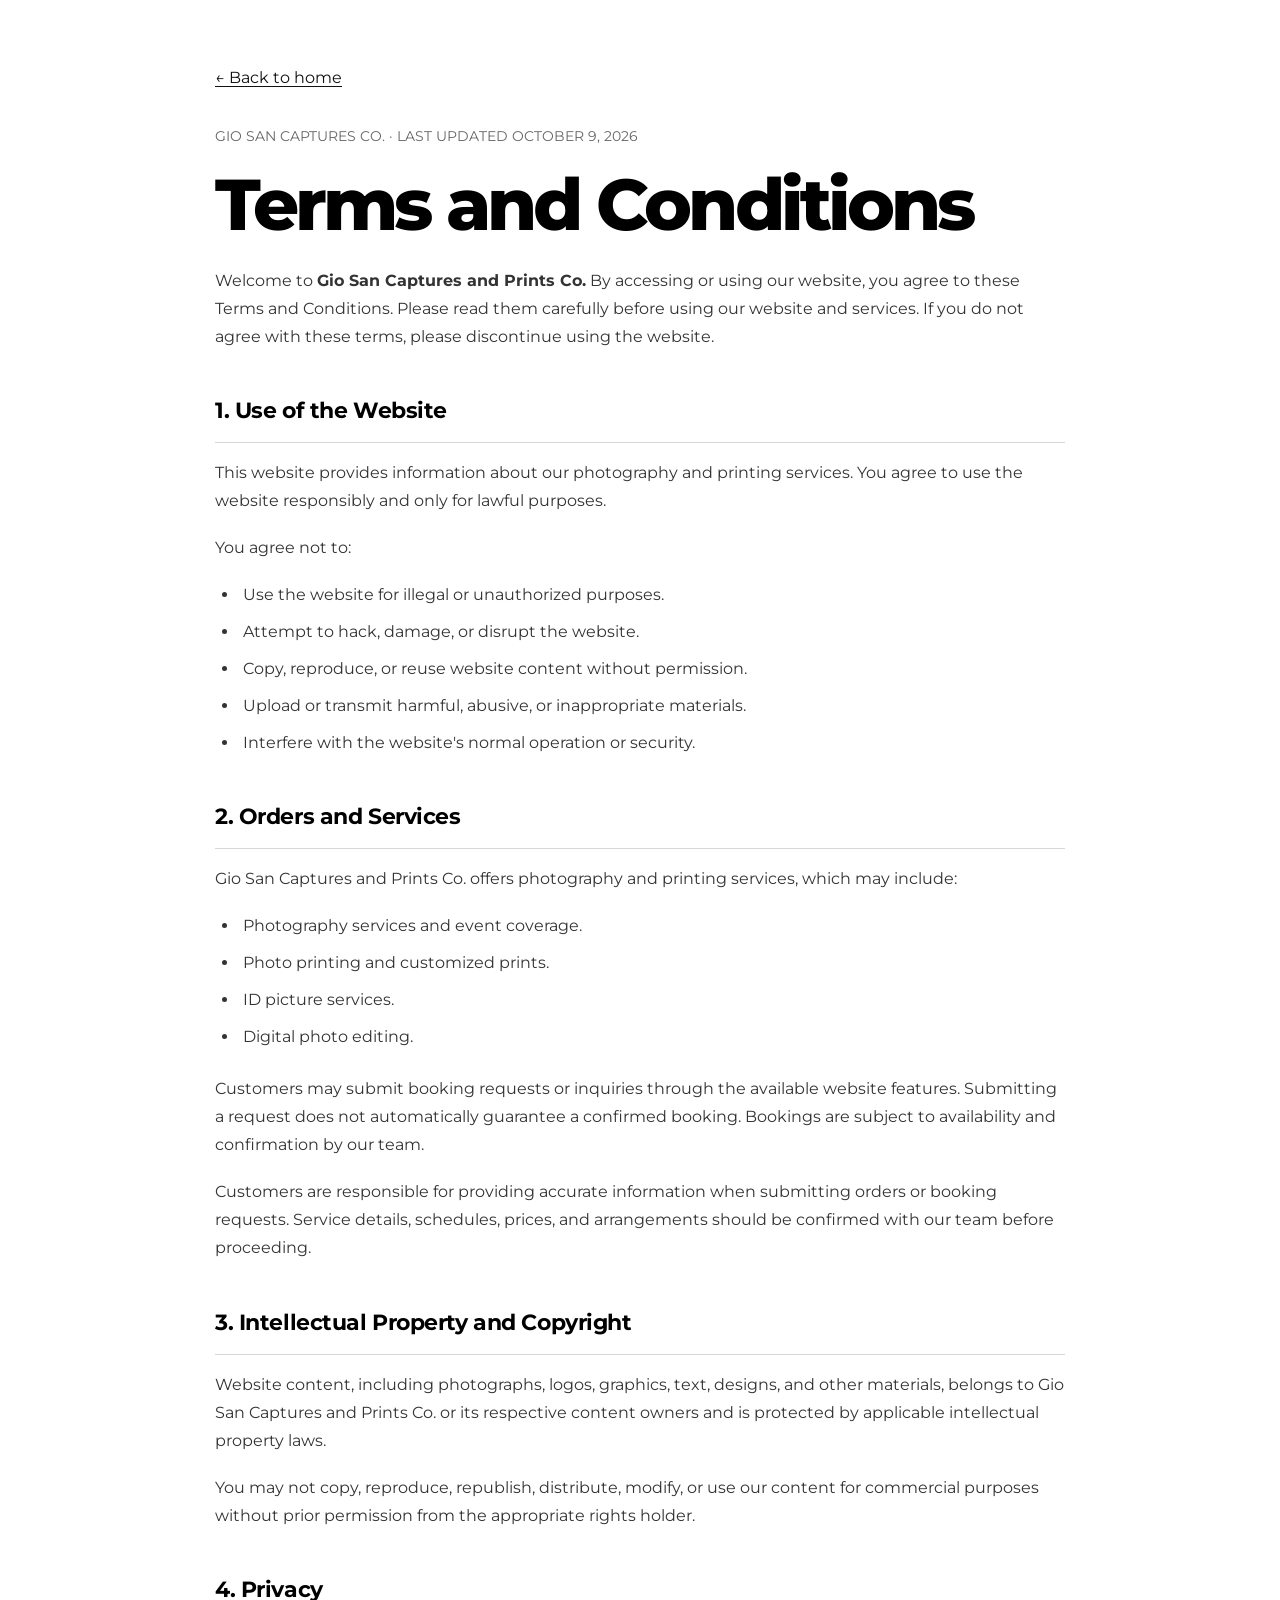
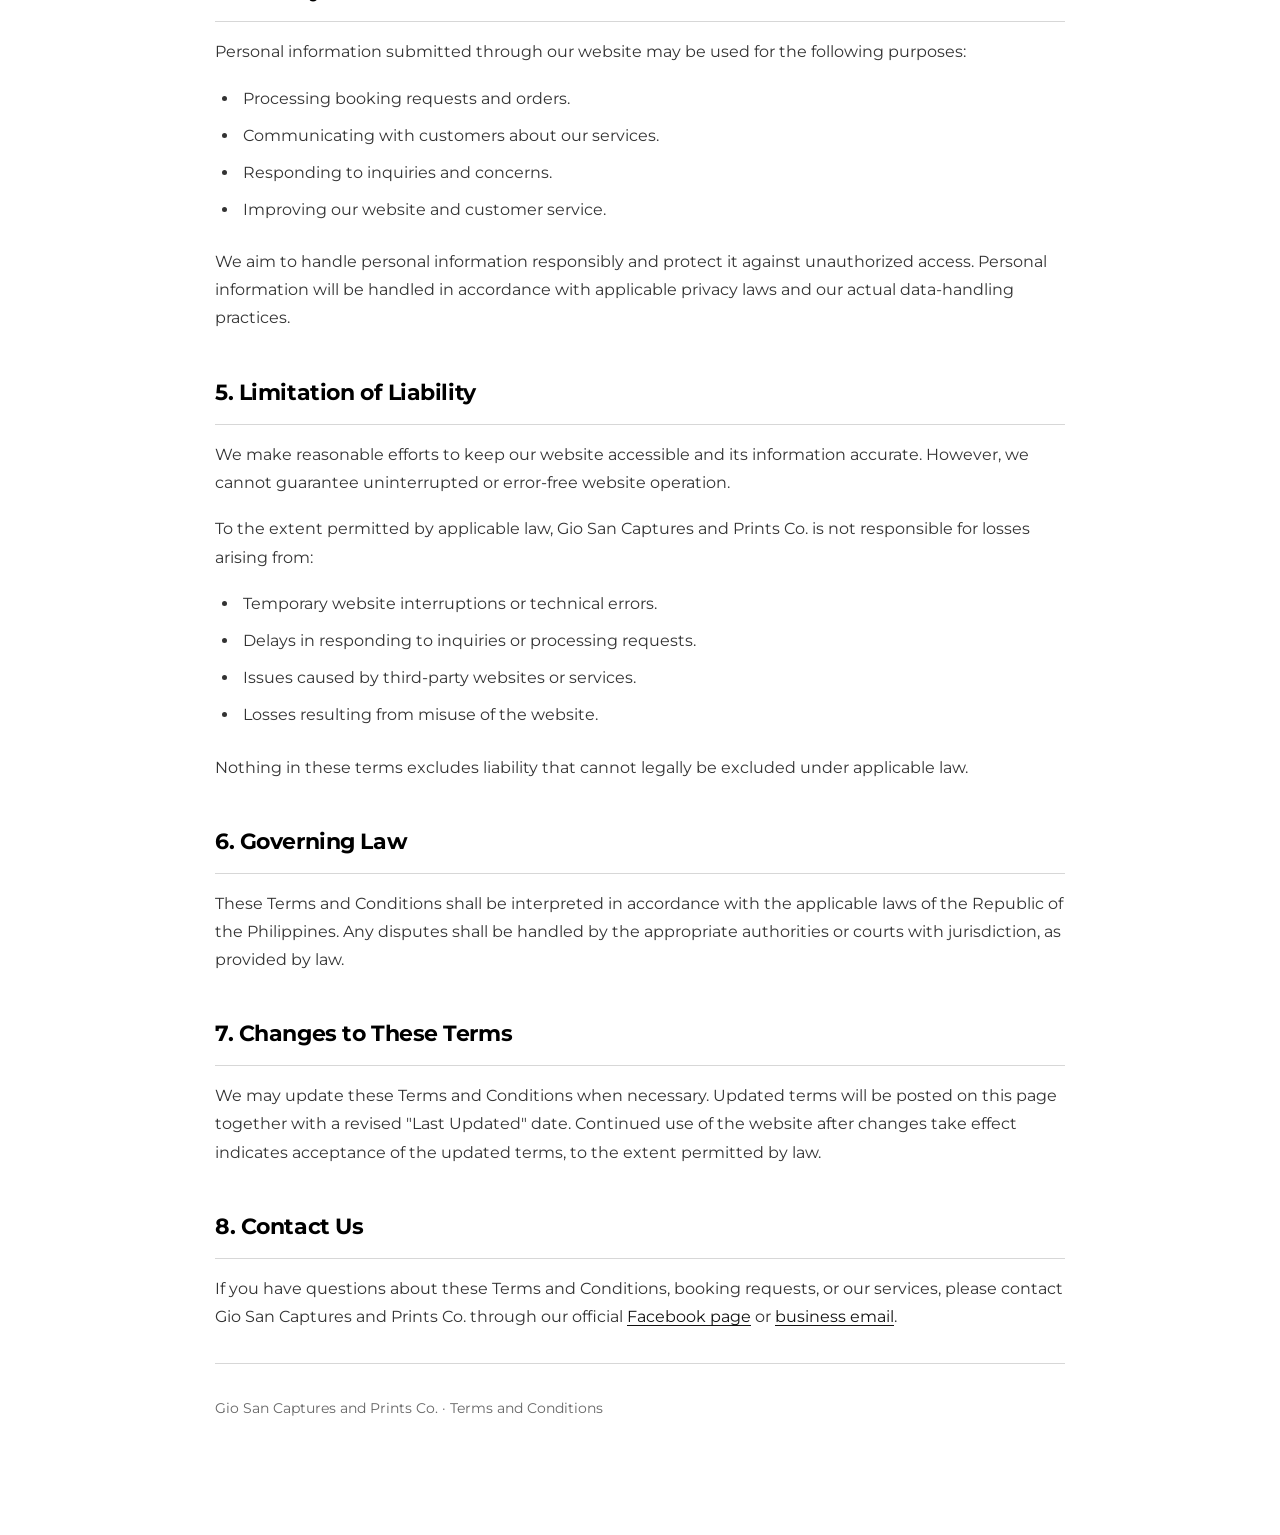
<file: termsandconditions.html>
<!DOCTYPE html>
<html lang="en">
<head>
  <meta charset="UTF-8">
  <meta name="viewport" content="width=device-width, initial-scale=1.0">
 <link rel="preconnect" href="https://fonts.googleapis.com">
<link rel="preconnect" href="https://fonts.gstatic.com" crossorigin>
<link href="https://fonts.googleapis.com/css2?family=Inter:ital,opsz,wght@0,14..32,100..900;1,14..32,100..900&family=Merriweather:ital,opsz,wght@0,18..144,300..900;1,18..144,300..900&family=Montserrat:ital,wght@0,100..900;1,100..900&display=swap" rel="stylesheet">
  <link rel="stylesheet" href="styles.css">
  <link rel="icon" type="image/x-icon" href="images/icon.ico">
  <title>Terms and Conditions | Gio San Captures Co.</title>
</head>
<body>
  <main class="terms">
    <div class="terms-container">
      <p><a href="index.html">← Back to home</a></p>
      <p class="last-updated">GIO SAN CAPTURES CO. · LAST UPDATED OCTOBER 9, 2026</p>
      <h1>Terms and Conditions</h1>
      <p>Welcome to <strong>Gio San Captures and Prints Co.</strong> By accessing or using our website, you agree to these Terms and Conditions. Please read them carefully before using our website and services. If you do not agree with these terms, please discontinue using the website.</p>

      <h2>1. Use of the Website</h2>
      <p>This website provides information about our photography and printing services. You agree to use the website responsibly and only for lawful purposes.</p>
      <p>You agree not to:</p>
      <ul>
        <li>Use the website for illegal or unauthorized purposes.</li>
        <li>Attempt to hack, damage, or disrupt the website.</li>
        <li>Copy, reproduce, or reuse website content without permission.</li>
        <li>Upload or transmit harmful, abusive, or inappropriate materials.</li>
        <li>Interfere with the website's normal operation or security.</li>
      </ul>

      <h2>2. Orders and Services</h2>
      <p>Gio San Captures and Prints Co. offers photography and printing services, which may include:</p>
      <ul>
        <li>Photography services and event coverage.</li>
        <li>Photo printing and customized prints.</li>
        <li>ID picture services.</li>
        <li>Digital photo editing.</li>
      </ul>
      <p>Customers may submit booking requests or inquiries through the available website features. Submitting a request does not automatically guarantee a confirmed booking. Bookings are subject to availability and confirmation by our team.</p>
      <p>Customers are responsible for providing accurate information when submitting orders or booking requests. Service details, schedules, prices, and arrangements should be confirmed with our team before proceeding.</p>

      <h2>3. Intellectual Property and Copyright</h2>
      <p>Website content, including photographs, logos, graphics, text, designs, and other materials, belongs to Gio San Captures and Prints Co. or its respective content owners and is protected by applicable intellectual property laws.</p>
      <p>You may not copy, reproduce, republish, distribute, modify, or use our content for commercial purposes without prior permission from the appropriate rights holder.</p>

      <h2>4. Privacy</h2>
      <p>Personal information submitted through our website may be used for the following purposes:</p>
      <ul>
        <li>Processing booking requests and orders.</li>
        <li>Communicating with customers about our services.</li>
        <li>Responding to inquiries and concerns.</li>
        <li>Improving our website and customer service.</li>
      </ul>
      <p>We aim to handle personal information responsibly and protect it against unauthorized access. Personal information will be handled in accordance with applicable privacy laws and our actual data-handling practices.</p>

      <h2>5. Limitation of Liability</h2>
      <p>We make reasonable efforts to keep our website accessible and its information accurate. However, we cannot guarantee uninterrupted or error-free website operation.</p>
      <p>To the extent permitted by applicable law, Gio San Captures and Prints Co. is not responsible for losses arising from:</p>
      <ul>
        <li>Temporary website interruptions or technical errors.</li>
        <li>Delays in responding to inquiries or processing requests.</li>
        <li>Issues caused by third-party websites or services.</li>
        <li>Losses resulting from misuse of the website.</li>
      </ul>
      <p>Nothing in these terms excludes liability that cannot legally be excluded under applicable law.</p>

      <h2>6. Governing Law</h2>
      <p>These Terms and Conditions shall be interpreted in accordance with the applicable laws of the Republic of the Philippines. Any disputes shall be handled by the appropriate authorities or courts with jurisdiction, as provided by law.</p>

      <h2>7. Changes to These Terms</h2>
      <p>We may update these Terms and Conditions when necessary. Updated terms will be posted on this page together with a revised "Last Updated" date. Continued use of the website after changes take effect indicates acceptance of the updated terms, to the extent permitted by law.</p>

      <h2>8. Contact Us</h2>
      <p>If you have questions about these Terms and Conditions, booking requests, or our services, please contact Gio San Captures and Prints Co. through our official <a href="https://www.facebook.com/giyowsan" target="_blank" rel="noopener noreferrer">Facebook page</a> or <a href="mailto:akoposichoco@gmail.com">business email</a>.</p>
      <hr>
      <p class="last-updated">Gio San Captures and Prints Co. · Terms and Conditions</p>
    </div>
  </main>
</body>
</html>
</file>
<file: styles.css>
@import url("https://fonts.googleapis.com/css2?family=Merriweather:ital,wght@0,300;0,400;0,700;0,900;1,300;1,400;1,700;1,900&family=Montserrat:ital,wght@0,100..900;1,100..900&display=swap");


:root {
  --text-dark: #171717;
  --text-light: #525252;
  --extra-light: #a3a3a3;
  --white: #ffffff;
  --accent: #ffffff;        
  --accent-dark: #171717;   
  --max-width: 1200px;
  --header-font: "Merriweather", serif;
  --body-font: "Montserrat", sans-serif;
  --transition: 0.3s ease;
  --radius: 8px;
}

* {
  padding: 0;
  margin: 0;
  box-sizing: border-box; 
}

.section__container {
  max-width: var(--max-width);
  margin: auto;
  padding: 5rem 1rem;
}

.section__header {
  margin-bottom: 1rem;
  font-size: 2rem;
  font-weight: 400;
  font-family: var(--header-font);
  color: var(--text-dark);
  text-align: center;
  letter-spacing: 0.05em;
  line-height: 1.3;
}

.section__description {
  color: var(--text-light);
  line-height: 1.9rem;
  text-align: center;
  font-size: 0.97rem;
  letter-spacing: 0.02em;
}

.btn {
  padding: 0.75rem 1.5rem;
  outline: none;
  border: none;
  font-size: 1rem;
  font-weight: 600;
  letter-spacing: 0.05em;
  color: var(--white);
  background-color: var(--text-dark);
  border-radius: var(--radius);
  transition: background-color var(--transition), transform var(--transition), box-shadow var(--transition);
  cursor: pointer;
}

.btn:hover {
  background-color: var(--text-light);
  transform: translateY(-2px);
  box-shadow: 0 6px 20px rgba(0,0,0,0.25);
}

img {
  display: flex;
  width: 100%;
}

a {
  text-decoration: none;
  transition: var(--transition);
}

html, body {
  scroll-behavior: smooth;
}

body {
  font-family: var(--body-font);
}

.header {
  position: relative;
  min-height: 600px;
  display: flex;
  align-items: center;
  justify-content: center;
  background-image: radial-gradient(rgba(255,255,255,0), rgba(0,0,0,0.85)),
    url("images/dslr1.jpg");
  background-position: center center;
  background-size: cover;
  background-repeat: no-repeat;
}

.hero__content {
  position: absolute;
  top: 50%;
  left: 50%;
  transform: translate(-50%, -50%);
  text-align: center;
  z-index: 2;
  width: 90%;
  max-width: 720px;
  animation: fadeUp 1s ease forwards;
}

.hero__subtitle {
  font-size: 0.78rem;
  letter-spacing: 0.35em;
  text-transform: uppercase;
  color: var(--extra-light);
  margin-bottom: 1rem;
}

.hero__title {
  font-family: var(--header-font);
  font-size: clamp(2rem, 5vw, 3.8rem);
  font-weight: 700;
  color: var(--white);
  line-height: 1.2;
  margin-bottom: 1.25rem;
  text-shadow: 0 2px 20px rgba(0,0,0,0.5);
}

.hero__description {
  font-size: 0.95rem;
  color: var(--extra-light);
  margin-bottom: 2rem;
  letter-spacing: 0.04em;
  line-height: 1.8;
}

.hero__btn {
  display: inline-flex;
  align-items: center;
  gap: 0.5rem;
  padding: 0.9rem 2.2rem;
  background-color: var(--white);
  color: var(--text-dark);
  font-size: 0.82rem;
  font-weight: 700;
  letter-spacing: 0.15em;
  text-transform: uppercase;
  border-radius: var(--radius);
  transition: background-color var(--transition), color var(--transition),
              transform var(--transition), box-shadow var(--transition);
}

.hero__btn:hover {
  background-color: var(--text-dark);
  color: var(--white);
  transform: translateY(-3px);
  box-shadow: 0 10px 30px rgba(0,0,0,0.4);
}

.hero__btn i {
  transition: transform var(--transition);
}

.hero__btn:hover i {
  transform: translateX(5px);
}

@keyframes fadeUp {
  from { opacity: 0; transform: translate(-50%, -42%); }
  to   { opacity: 1; transform: translate(-50%, -50%); }
}

nav {
  position: fixed;
  top: 0;
  left: 0;
  width: 100%;
  z-index: 999;
  background-color: transparent;
  transition: background-color 0.4s ease, box-shadow 0.4s ease;
}

nav.scrolled {
  background-color: var(--text-dark);
  box-shadow: 0 4px 20px rgba(0,0,0,0.4);
}

/* Mobile top bar */
.nav__header {
  padding: 1rem 1.5rem;
  display: flex;
  align-items: center;
  justify-content: space-between;
  gap: 1rem;
  background-color: var(--text-dark);
}

.nav__logo img {
  max-width: 100px;
}

.nav__menu__btn {
  font-size: 1.5rem;
  color: var(--white);
  cursor: pointer;
}

/* Mobile dropdown */
.nav__links {
  list-style: none;
  position: absolute;
  width: 100%;
  padding: 2rem;
  display: flex;
  align-items: center;
  flex-direction: column;
  gap: 2rem;
  background-color: var(--text-dark);
  transform: translateY(-100%);
  transition: transform 0.5s ease;
  z-index: -1;
}

.nav__links.open {
  transform: translateY(0);
}

.nav__links .nav__logo {
  display: none;
}


.nav__links a {
  position: relative;
  padding-bottom: 4px;
  font-size: 13px;
  font-weight: 500;
  letter-spacing: 0.08em;
  color: var(--white);
}

.nav__links a::after {
  content: '';
  position: absolute;
  bottom: 0;
  left: 0;
  width: 0;
  height: 2px;
  background-color: var(--white);
  transition: width 0.3s ease;
}

.nav__links a:hover::after {
  width: 100%;
}

.about__container .section__description {
  max-width: 900px;
  margin-inline: auto;
  margin-bottom: 2rem;
}

.about__container img {
  max-width: 170px;
  margin-inline: auto;
}


.portfolio__grid {
  margin-top: 2rem;
  display: grid;
  gap: 1rem;
}

.portfolio__card {
  position: relative;
  isolation: isolate;
  overflow: hidden;
  border-radius: var(--radius);
}

.portfolio__card img {
  transition: transform 0.5s ease;
  display: block;
  width: 100%;
}

.portfolio__card:hover img {
  transform: scale(1.08);
}


.portfolio__card::after {
  display: none;
}

.portfolio__content {
  position: absolute;
  top: 0;
  left: 0;
  height: 100%;
  width: 100%;
  display: flex;
  align-items: center;
  justify-content: center;
  background-color: rgba(0,0,0,0.55);
  opacity: 0;
  transition: opacity 0.4s ease;
  z-index: 1;
}

.portfolio__card:hover .portfolio__content {
  opacity: 1;
}

.portfolio__overlay {
  display: flex;
  flex-direction: column;
  align-items: center;
  gap: 0.75rem;
  color: var(--white);
  transform: translateY(10px);
  transition: transform 0.4s ease;
}

.portfolio__card:hover .portfolio__overlay {
  transform: translateY(0);
}

.portfolio__overlay i {
  font-size: 2.5rem;
}

.portfolio__overlay span {
  font-family: var(--header-font);
  font-size: 1.5rem;
  font-weight: 400;
  letter-spacing: 0.05em;
}

.service {
  background-image: linear-gradient(rgba(0,0,0,0.9), rgba(0,0,0,0.9)),
    url("images/dslr1.jpg");
  background-position: center center;
  background-size: cover;
  background-repeat: no-repeat;
}

.service__container .section__header {
  color: var(--white);
}

.service__container .section__description {
  max-width: 600px;
  margin-inline: auto;
  color: var(--extra-light);
}

.service__grid {
  margin-top: 4rem;
  display: grid;
  gap: 2rem;
}


.service__card {
  text-align: center;
  padding: 2.5rem 1.5rem;
  border: 1px solid rgba(255,255,255,0.1);
  border-radius: var(--radius);
  transition: background-color 0.3s, transform 0.3s, border-color 0.3s;
}

.service__card:hover {
  background-color: rgba(255,255,255,0.06);
  border-color: rgba(255,255,255,0.25);
  transform: translateY(-6px);
}

/* Icon on top of each card */
.service__icon {
  width: 70px;
  height: 70px;
  margin: 0 auto 1.5rem;
  border-radius: 50%;
  border: 2px solid rgba(255,255,255,0.3);
  display: flex;
  align-items: center;
  justify-content: center;
  transition: border-color 0.3s, background-color 0.3s;
}

.service__card:hover .service__icon {
  border-color: var(--white);
  background-color: rgba(255,255,255,0.1);
}

.service__icon i {
  font-size: 2rem;
  color: var(--white);
}

.service__card h4 {
  position: relative;
  isolation: isolate;
  margin-bottom: 1.25rem;
  padding-bottom: 1rem;
  font-size: 1.4rem;
  font-weight: 400;
  font-family: var(--header-font);
  color: var(--white);
  letter-spacing: 0.03em;
}

.service__card h4::after {
  position: absolute;
  content: "~";
  bottom: 0;
  left: 50%;
  transform: translateX(-50%);
  font-size: 1.5rem;
  line-height: 0;
  color: var(--extra-light);
}

/* Clean list instead of dashes */
.service__list {
  list-style: none;
  display: flex;
  flex-direction: column;
  gap: 0.5rem;
}

.service__list li {
  color: var(--extra-light);
  font-size: 0.9rem;
  line-height: 1.75rem;
  letter-spacing: 0.02em;
  transition: color 0.3s;
}

.service__card:hover .service__list li {
  color: rgba(255,255,255,0.8);
}


.client__container {
  padding-bottom: 2rem;
}

.swiper {
  margin-top: 2rem;
  padding-bottom: 3rem;
  width: 100%;
}

.client__card {
  max-width: 900px;
  margin-inline: auto;
  text-align: center;
}

.client__card img {
  max-width: 120px;
  margin-inline: auto;
  margin-bottom: 2rem;
  border-radius: 100%;
  box-shadow: 5px 5px 20px rgba(0,0,0,0.2);
}

.client__card p {
  margin-bottom: 1rem;
  color: var(--text-light);
  line-height: 1.75rem;
}

.client__card h4 {
  font-size: 1.2rem;
  font-weight: 600;
  color: var(--text-dark);
}

.swiper-pagination-bullet-active {
  background-color: var(--text-dark);
}


.gallery__grid {
  margin-block: 2rem;
  display: grid;
  gap: 1rem;
  grid-template-columns: repeat(2, 1fr);
}

.gallery__grid img {
  transition: transform 0.4s ease, opacity 0.3s;
  border-radius: 4px;
}

.gallery__grid:hover img:not(:hover) {
  opacity: 0.45;
}

.gallery__grid img:hover {
  transform: scale(1.04);
}


.blog {
  background-image: linear-gradient(rgba(0,0,0,0.6), rgba(0,0,0,0.6)),
    url("images/gallery11.jpg");
  background-size: cover;
  background-position: center center;
  background-repeat: no-repeat;
}

.blog__container {
  padding-block: 8rem;
  display: grid;
}

.blog__content {
  text-align: center;
}

.blog__content .section__header {
  margin-bottom: 2rem;
  color: var(--white);
}

.blog__content h4 {
  margin-bottom: 1rem;
  font-size: 1.25rem;
  font-weight: 400;
  font-family: var(--header-font);
  color: var(--white);
  letter-spacing: 0.03em;
}

.blog__content p {
  margin-bottom: 2rem;
  line-height: 1.9rem;
  color: var(--extra-light);
}

.blog__content .btn {
  background-color: transparent;
  border: 1px solid var(--white);
}


.instagram__container {
  overflow: hidden;
}

.instagram__flex {
  margin-top: 2rem;
  width: max-content;
  display: flex;
  align-items: center;
  gap: 1rem;
  animation: scroll 45s linear infinite;
}

.instagram__flex img {
  max-width: 135px;
  border-radius: 4px;
}

@keyframes scroll {
  to { transform: translateX(calc(-50% - 0.5rem)); }
}


.footer__container {
  display: grid;
  gap: 4rem 0;
  align-items: center;
}

.footer__col {
  padding-inline: 2rem;
}

.footer__container img {
  max-width: 170px;
  margin-inline: auto;
  margin-bottom: 2rem;
}

.footer__socials {
  display: flex;
  align-items: center;
  justify-content: center;
  gap: 1rem;
  flex-wrap: wrap;
}

.footer__socials a {
  font-size: 1.5rem;
  color: var(--text-dark);
  transition: transform 0.3s, color 0.3s;
}

.footer__socials a:hover {
  color: var(--text-light);
  transform: translateY(-4px);
}

.footer__links {
  list-style: none;
  display: grid;
  grid-template-columns: repeat(2, 1fr);
  gap: 2rem;
}

.footer__links a {
  display: block;
  font-weight: 600;
  color: var(--text-dark);
  text-align: center;
  letter-spacing: 0.03em;
}

.footer__links a:hover {
  color: var(--text-light);
}

.footer__col h4 {
  margin-bottom: 1rem;
  font-size: 1.2rem;
  font-weight: 600;
  color: var(--text-dark);
  text-align: center;
  letter-spacing: 0.04em;
}

.footer__col p {
  color: var(--text-light);
  line-height: 1.75rem;
  text-align: center;
}

.footer__bar {
  padding: 1rem;
  font-size: 0.9rem;
  color: var(--extra-light);
  background-color: var(--text-dark);
  text-align: center;
  letter-spacing: 0.03em;
}


@media (width > 540px) {
  .portfolio__grid { grid-template-columns: repeat(2, 1fr); }
  .service__grid   { grid-template-columns: repeat(2, 1fr); }
  .gallery__grid   { grid-template-columns: repeat(3, 1fr); }
  .footer__container { grid-template-columns: repeat(2, 1fr); }
  .footer__col:nth-child(1) { grid-area: 1/1/2/3; }
  .footer__col:nth-child(3) { border-left: 2px solid var(--text-dark); }
}

@media (width > 768px) {
  .header { min-height: 650px; }

  
nav {
  display: flex;
  align-items: center;
  justify-content: center;
  position: fixed;
  top: 0;
  left: 0;
  width: 100%;
  height: auto;
  min-height: 0;
  padding: 0;
  background-color: transparent;
  box-shadow: none;
  transition: background-color 0.4s ease, box-shadow 0.4s ease;
}

nav.scrolled {
  padding: 0;
  background-color: var(--text-dark);
  box-shadow: 0 4px 20px rgba(0, 0, 0, 0.4);
}

  .nav__header {
    display: none;
  }

  .nav__links {
    display: flex;
    align-items: center;
    flex-direction: row;
    justify-content: space-between;
    gap: 1.5rem;
    width: 100%;
    max-width: var(--max-width);
    margin: 0;
    padding: 0.65rem 1.5rem;
    position: static;
    background-color: transparent;
    transform: none;
    transition: none;
    z-index: auto;
  }

  .nav__links .nav__logo {
    display: block;
  }

  .nav__links .nav__logo img {
    width: auto;
    max-width: 90px;
    height: auto;
  
  }
}
  .portfolio__grid { grid-template-columns: repeat(3, 1fr); }
  .service__grid   { grid-template-columns: repeat(3, 1fr); }
  .gallery__grid   { grid-template-columns: repeat(4, 1fr); }

  .blog__container { grid-template-columns: repeat(2, 1fr); }
  .blog__content   { grid-column: 2/3; }

  .footer__container { grid-template-columns: repeat(3, 2fr); }
  .footer__col:nth-child(1) {
    grid-area: 1/1/2/3;
    border-left: 2px solid var(--text-dark);
    border-right: 2px solid var(--text-dark);
  }
  .footer__col:nth-child(3) { border: none; }

.footer__col iframe{
  width: 100%;
  border-radius: 20px;
}
.booking__col {
  display: flex;
  justify-content: center;
  align-items: center;
  margin-top: auto;
}


/* BOOKING CARD */
.booking-wrapper {
  width: 340px;

  padding: 30px;

  background: white;

  border-radius: 24px;

  box-shadow: 0 10px 30px rgba(0,0,0,0.08);
}


/* TITLE */
.booking-title {
  font-size: 2rem;
  text-align: center;

  margin-bottom: 10px;

  color: black;
}


/* TEXT */
.booking-text {
  text-align: center;

  color: #777;
  line-height: 1.6;

  margin-bottom: 25px;
}


/* FORM */
.booking-form {
  display: flex;
  flex-direction: column;

  gap: 14px;
}


/* LABELS */
.booking-form label {
  font-weight: 600;
  color: black;
}


/* INPUTS */
.booking-input {
  width: 100%;

  padding: 14px;

  border: 1px solid #ddd;
  border-radius: 12px;

  font-size: 1rem;
}


/* TEXTAREA */
textarea.booking-input {
  min-height: 100px;
  resize: none;
}


/* BUTTON */
.booking-btn {
  width: 100%;

  padding: 15px;

  border: none;
  border-radius: 12px;

  background: black;
  color: white;

  font-weight: bold;
  letter-spacing: 1px;

  cursor: pointer;

  transition: 0.3s ease;
}
.success{
  color: green;
  margin-top: 10px;
  font-weight: bold;
}

.booking-btn:hover {
  transform: translateY(-2px);
}
@media (width > 1024px) {
  .header { min-height: 700px; }
  .portfolio__grid { gap: 2rem; }
}

html {
  scroll-padding-top: 80px;
}
/* ═════════ FAQ ═════════ */
.faq{
  position: relative;

  background-image:
    linear-gradient(rgba(0, 0, 0, 0.295), rgba(80, 53, 53, 0.301)),
    url("images/faq1.png");

  background-size: cover;
  background-position: center;
  background-repeat: no-repeat;

  padding: 6rem 1rem;
}
.section__header {
  color: var(--text-light);
  text-shadow: 0 2px 20px rgba(0,0,0,0.5);
}

.faq__container{
  max-width: 900px;
}

.faq__content{
  margin-top: 3rem;
  display: flex;
  flex-direction: column;
  gap: 1rem;
}

.faq__item{
  border: 1px solid rgba(0,0,0,0.08);
  border-radius: 14px;
  overflow: hidden;
  transition: 0.3s ease;
  background: white;
}

.faq__item:hover{
  box-shadow: 0 10px 30px rgba(0,0,0,0.06);
}

.faq__question{
  width: 100%;
  padding: 1.4rem 1.5rem;
  background: transparent;
  border: none;
  outline: none;

  display: flex;
  justify-content: space-between;
  align-items: center;

  font-size: 1rem;
  font-weight: 600;
  font-family: var(--body-font);

  cursor: pointer;
}

.faq__question span{
  font-size: 1.5rem;
  font-weight: 400;
}

.faq__answer{
  max-height: 0;
  overflow: hidden;
  transition: max-height 0.4s ease;
}

.faq__answer p{
  padding: 0 1.5rem 1.5rem;
  color: var(--text-light);
  line-height: 1.8;
}

.faq__item.active .faq__answer{
  max-height: 200px;
}
/* ═════════ TERMS ═════════ */

.terms {
    background: #ffffff;
    color: #111111;
    min-height: 100vh;
    padding: 70px 8%;
    font-family: Arial, Helvetica, sans-serif;
    line-height: 1.7;
}

/* Main content width */
.terms-container,
.terms__container {
    max-width: 1000px;
    margin: 0 auto;
}

/* Main heading */
.terms h1,
.terms__title {
    font-size: clamp(2.5rem, 5vw, 4rem);
    font-weight: 800;
    letter-spacing: -1.5px;
    line-height: 1.1;
    color: #000000;
    margin-bottom: 18px;
}

/* Introductory text */
.terms__subtitle {
    font-size: 1.2rem;
    color: #333333;
    max-width: 750px;
    margin-bottom: 16px;
}

.terms__description {
    color: #444444;
    font-size: 1rem;
    max-width: 850px;
    margin-bottom: 35px;
}

/* Last updated */
.last-updated {
    display: block;
    font-size: 0.85rem;
    color: #666666;
    margin: 25px 0 35px;
}

/* Section headings */
.terms h2 {
    font-size: 1.45rem;
    font-weight: 700;
    letter-spacing: -0.3px;
    color: #000000;
    margin: 38px 0 14px;
    padding-bottom: 12px;
    border-bottom: 1px solid #d6d6d6;
}

/* Paragraphs */
.terms p {
    font-size: 1rem;
    color: #292929;
    margin: 0 0 18px;
}

/* Lists */
.terms ul,
.terms ol {
    padding-left: 25px;
    margin: 12px 0 24px;
}

.terms li {
    color: #292929;
    margin-bottom: 10px;
    padding-left: 4px;
}

/* Links */
.terms a {
    color: #000000;
    text-decoration: underline;
    text-underline-offset: 3px;
    transition: color 0.2s ease;
}

.terms a:hover {
    color: #666666;
}

/* Optional section containers: no cards or shadows */
.terms__card {
    background: transparent;
    border: none;
    border-radius: 0;
    box-shadow: none;
    padding: 0;
    margin-bottom: 30px;
}

/* Remove decorative grid layout */
.terms__grid {
    display: block;
}

/* Remove decorative icons if present */
.terms__icon {
    display: none;
}

/* Footer divider, if used */
.terms hr {
    border: 0;
    border-top: 1px solid #d6d6d6;
    margin: 40px 0;
}

/* Mobile layout */
@media (max-width: 768px) {
    .terms {
        padding: 40px 6%;
    }

    .terms h1,
    .terms__title {
        font-size: 2.4rem;
        letter-spacing: -0.8px;
    }

    .terms__subtitle {
        font-size: 1.05rem;
    }

    .terms h2 {
        font-size: 1.25rem;
        margin-top: 30px;
    }

    .terms p,
    .terms li {
        font-size: 0.95rem;
    }
}


/* ── SITE REFINEMENTS ── */
:root {
  --text-dark: #111111;
  --text-light: #555555;
  --extra-light: #d0d0d0;
  --white: #ffffff;
  --accent: #ffffff;
  --accent-dark: #111111;
  --radius: 3px;
}

body {
  color: var(--text-dark);
  background: var(--white);
  line-height: 1.7;
}

img {
  display: block;
  max-width: 100%;
  height: auto;
}

section, .section__container {
  scroll-margin-top: 85px;
}

.section__container {
  width: 100%;
  padding: 5rem 1.5rem;
}

.section__header {
  color: var(--text-dark);
  text-shadow: none;
  font-size: clamp(1.8rem, 3vw, 2.5rem);
  font-weight: 700;
  letter-spacing: -0.035em;
}

.section__description {
  color: var(--text-light);
  max-width: 760px;
  margin-inline: auto;
  line-height: 1.85;
}

.btn, .hero__btn, .booking-btn {
  border-radius: 2px;
  box-shadow: none;
}

.btn:hover, .hero__btn:hover, .booking-btn:hover {
  box-shadow: none;
  transform: translateY(-2px);
}

.header {
  min-height: 650px;
  background-image: linear-gradient(90deg, rgba(0,0,0,.72), rgba(0,0,0,.18)), url("images/dslr1.jpg");
  background-position: center;
}

.hero__content {
  text-align: left;
  left: max(7%, calc((100% - var(--max-width)) / 2));
  transform: translateY(-50%);
  max-width: 700px;
  width: 86%;
  animation: heroFade 0.8s ease both;
}

@keyframes heroFade {
  from { opacity: 0; transform: translateY(calc(-50% + 18px)); }
  to { opacity: 1; transform: translateY(-50%); }
}

.hero__subtitle {
  color: #eeeeee;
  letter-spacing: .2em;
}

.hero__title {
  font-size: clamp(2.8rem, 7vw, 5.5rem);
  letter-spacing: -.045em;
  text-shadow: none;
}

.hero__description {
  max-width: 520px;
  color: #eeeeee;
  letter-spacing: 0;
}

.hero__btn {
  display: inline-flex;
  background: var(--white);
  color: var(--text-dark);
  border: 1px solid var(--white);
}

.hero__btn:hover {
  background: transparent;
  color: var(--white);
}

nav.scrolled {
  background: rgba(17,17,17,.97);
}

.nav__links a {
  letter-spacing: .06em;
  font-size: .75rem;
}

.about__container .section__description {
  max-width: 800px;
}

.portfolio__grid, .service__grid, .gallery__grid {
  gap: 1.25rem;
}

.portfolio__card, .gallery__grid img {
  border-radius: 0;
}

.portfolio__card img {
  aspect-ratio: 4 / 5;
  object-fit: cover;
}

.portfolio__content {
  background: rgba(0,0,0,.58);
}

.service {
  background: #111111;
  background-image: none;
}

.service__container .section__description {
  color: #c9c9c9;
}

.service__card {
  border: 1px solid #444444;
  border-radius: 0;
  padding: 2rem 1.5rem;
}

.service__card:hover {
  background: #1d1d1d;
  border-color: #888888;
  transform: translateY(-3px);
}

.service__icon {
  border-radius: 0;
  border: 1px solid #777777;
}

.service__card h4::after {
  content: "";
  width: 34px;
  height: 1px;
  background: #888888;
  bottom: 0;
}

.client__card img {
  box-shadow: none;
  object-fit: cover;
}

.gallery__grid img {
  aspect-ratio: 1 / 1;
  object-fit: cover;
  border-radius: 0;
}

.gallery__grid:hover img:not(:hover) {
  opacity: 1;
}

.gallery__grid img:hover {
  transform: scale(1.02);
}

.blog {
  background-image: linear-gradient(rgba(0,0,0,.72), rgba(0,0,0,.72)), url("images/gallery11.jpg");
}

.blog__content h4 {
  font-size: clamp(1.4rem, 2.5vw, 2rem);
}

.instagram__flex img {
  border-radius: 0;
  width: 150px;
  height: 150px;
  object-fit: cover;
}

.faq {
  background: #f5f5f5;
  background-image: none;
}

.faq .section__header {
  color: var(--text-dark);
  text-shadow: none;
}

.faq__item {
  border: 1px solid #dddddd;
  border-radius: 0;
  box-shadow: none;
}

.faq__item:hover {
  box-shadow: none;
  border-color: #999999;
}

.faq__question {
  text-align: left;
}

.footer__container {
  gap: 3rem 2rem;
}

.footer__col iframe {
  display: block;
  width: 100%;
  min-height: 280px;
  border: 0;
  border-radius: 0;
}

.footer__col:nth-child(3), .footer__col:nth-child(1) {
  border-color: #dddddd;
}

.footer__links a:hover, .footer__socials a:hover {
  color: #777777;
}

.footer__bar {
  display: flex;
  justify-content: center;
  align-items: center;
  flex-wrap: wrap;
  gap: .75rem 1.5rem;
  color: #cccccc;
  background: #111111;
}

.footer__bar a {
  color: #ffffff;
  text-decoration: underline;
  text-underline-offset: 3px;
}

.booking-wrapper {
  width: min(100%, 390px);
  padding: 2rem;
  border: 1px solid #dddddd;
  border-radius: 0;
  box-shadow: none;
}

.booking-title {
  font-family: var(--header-font);
  font-size: 1.8rem;
}

.booking-text {
  color: var(--text-light);
}

.booking-form label {
  font-size: .9rem;
}

.booking-input {
  border: 1px solid #cccccc;
  border-radius: 2px;
  background: #ffffff;
}

.booking-input:focus {
  outline: 2px solid #111111;
  outline-offset: 1px;
}

.booking-btn {
  background: #111111;
}

.success, #dateMessage {
  font-size: .9rem;
}

.terms {
  min-height: 100vh;
  padding: 4rem 1.5rem 6rem;
  background: #ffffff;
  color: #111111;
  font-family: var(--body-font);
  line-height: 1.8;
}

.terms-container, .terms__container {
  max-width: 850px;
  margin: 0 auto;
}

.terms h1, .terms__title {
  max-width: 760px;
  margin-bottom: 1.5rem;
  font-family: var(--body-font);
  font-size: clamp(2.5rem, 6vw, 4.5rem);
  font-weight: 800;
  letter-spacing: -.055em;
  line-height: 1.05;
}

.terms h2 {
  margin: 2.5rem 0 1rem;
  padding-bottom: .75rem;
  border-bottom: 1px solid #d7d7d7;
  font-size: 1.35rem;
  font-weight: 700;
  letter-spacing: -.02em;
}

.terms p, .terms li {
  color: #333333;
  font-size: .98rem;
}

.terms p 
{ margin-bottom: 1.15rem; }
.terms ul, .terms ol 
{ padding-left: 1.5rem; margin: .75rem 0 1.5rem; }
.terms li 
{ padding-left: .25rem; margin-bottom: .55rem; }
.terms a 
{ color: #111111; text-decoration: underline; text-underline-offset: 3px; }
.terms a:hover 
{ color: #666666; }
.terms .last-updated 
{ margin-top: 2rem; color: #666666; font-size: .85rem; }
.terms__card 
{ background: transparent; border: 0; border-radius: 0; box-shadow: none; padding: 0; }
.terms__grid 
{ display: block; }
.terms__icon 
{ display: none; }
.terms hr 
{ border: 0; border-top: 1px solid #d7d7d7; margin: 2rem 0; }

@media (max-width: 768px) {
  .header { min-height: 620px; }
  .hero__content { left: 6%; width: 88%; }
  .hero__title { font-size: clamp(2.5rem, 12vw, 4rem); }
  .section__container { padding: 3.75rem 1.25rem; }
  .terms { padding: 3rem 1.25rem 4rem; }
  .terms h1, .terms__title { font-size: clamp(2.4rem, 11vw, 3.4rem); }
  .booking-wrapper { padding: 1.5rem; }
}

@media (prefers-reduced-motion: reduce) {
  *, *::before, *::after { scroll-behavior: auto !important; animation-duration: .01ms !important; animation-iteration-count: 1 !important; transition-duration: .01ms !important; }
}


/* CONTACT SECTION — clean layout inspired by the reference image */
.contact-section { background:#fff; color:#171717; padding:4.5rem 1.5rem 0; }
.contact-heading { max-width:760px; margin:0 auto 3rem; text-align:center; }
.contact-heading .contact-label { margin-bottom:.65rem; color:#315f91; font-size:.7rem; font-weight:700; letter-spacing:.22em; }
.contact-heading h2 { margin:0 0 .8rem; color:#111; font-family:var(--header-font,"Merriweather",serif); font-size:clamp(2.3rem,5vw,3.25rem); font-weight:700; letter-spacing:-.045em; line-height:1.15; }
.contact-heading > p:last-child { color:#777; font-size:.95rem; line-height:1.7; }
.contact-heading::after { content:""; display:block; width:42px; height:2px; margin:1.2rem auto 0; background:#315f91; }
.contact__container { max-width:1100px; margin:0 auto; display:grid; grid-template-columns:minmax(0,1fr) minmax(0,1fr); gap:3rem; }
.contact__location { min-width:0; padding-right:2.3rem; border-right:1px solid #dedede; }
.contact__map { display:block; width:100%; height:250px; border:0; filter:grayscale(.45) sepia(.12) hue-rotate(175deg) saturate(1.25) contrast(1.02); }
.contact__address { display:flex; align-items:flex-start; gap:1.1rem; margin-top:1.8rem; }
.contact__address > i { margin-top:.1rem; color:#315f91; font-size:1.55rem; }
.contact__address h3,.contact__item h3 { margin-bottom:.45rem; color:#171717; font-family:var(--header-font,"Merriweather",serif); font-size:1rem; font-weight:700; }
.contact__address p { margin:0 0 .65rem; color:#666; font-size:.84rem; line-height:1.7; }
.contact__address a { color:#315f91; font-size:.84rem; font-weight:600; }
.contact__address a:hover,.contact__item a:hover { color:#173b63; text-decoration:underline; text-underline-offset:3px; }
.contact__details { padding:.6rem 0 0; }
.contact__logo { display:block; width:auto; max-width:105px; max-height:75px; object-fit:contain; object-position:left center; margin:0 0 1.5rem; }
.contact__item { display:flex; align-items:flex-start; gap:1.1rem; margin:0 0 1.2rem; }
.contact__item > i { width:1.2rem; margin-top:.1rem; color:#171717; font-size:1.2rem; text-align:center; }
.contact__item h3 { margin-bottom:.25rem; font-size:.95rem; }
.contact__item a { color:#555; font-size:.84rem; overflow-wrap:anywhere; }
.contact__booking { margin-top:1.5rem; padding-top:1.4rem; border-top:1px solid #dedede; }
.contact__booking-btn { display:flex; min-height:46px; align-items:center; justify-content:center; gap:.6rem; padding:.85rem 1.25rem; background:#171717; color:#fff; font-size:.76rem; font-weight:700; letter-spacing:.1em; text-align:center; transition:background .25s ease,transform .25s ease; }
.contact__booking-btn:hover { background:#315f91; transform:translateY(-2px); }
.contact__booking p { max-width:330px; margin-top:.85rem; color:#777; font-size:.82rem; line-height:1.65; }
.contact__bottom { max-width:1100px; margin:2.5rem auto 0; padding:1.2rem 0 1rem; border-top:1px solid #dedede; }
.contact__socials { display:flex; align-items:center; justify-content:center; gap:1.5rem; margin-bottom:1rem; }
.contact__socials a { color:#171717; font-size:1.05rem; }
.contact__socials a:hover { color:#315f91; }
.contact__bottom .footer__bar { display:flex; justify-content:space-between; gap:1rem; flex-wrap:wrap; padding:.8rem 0 1.1rem; background:#fff; color:#777; font-size:.78rem; letter-spacing:0; }
.contact__bottom .footer__bar a { color:#315f91; }
@media (max-width:700px) {
 .contact-section { padding:3.5rem 1.25rem 0; }
 .contact-heading { margin-bottom:2.25rem; }
 .contact__container { grid-template-columns:1fr; gap:2rem; }
 .contact__location { padding:0 0 2rem; border-right:0; border-bottom:1px solid #dedede; }
 .contact__map { height:240px; }
 .contact__details { padding-top:.2rem; }
 .contact__bottom .footer__bar { justify-content:center; text-align:center; }
}
</file>
